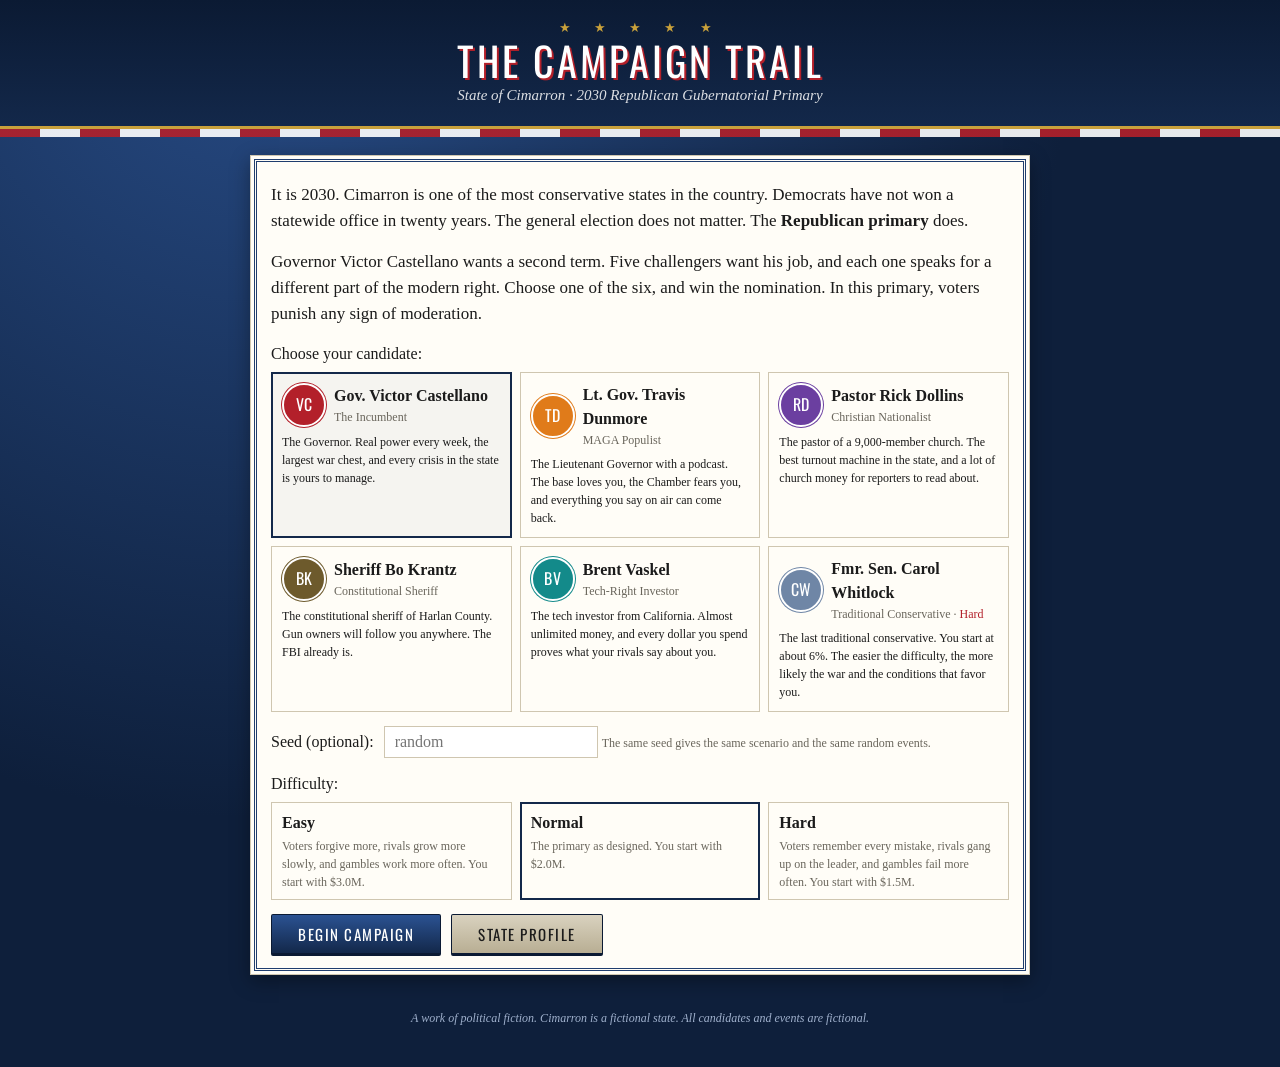
<file: index.html>
<!doctype html>
<html lang="en">
<head>
<meta charset="utf-8">
<meta name="viewport" content="width=device-width, initial-scale=1">
<title>The Campaign Trail: Cimarron 2030</title>
<link rel="preconnect" href="https://fonts.googleapis.com">
<link href="https://fonts.googleapis.com/css2?family=Old+Standard+TT:ital,wght@0,400;0,700;1,400&family=Oswald:wght@500;700&display=swap" rel="stylesheet">
<link rel="stylesheet" href="css/style.css">
</head>
<body>
  <div id="banner">
    <div class="stars">★ ★ ★ ★ ★</div>
    <div class="banner-title">The Campaign Trail</div>
    <div class="banner-sub">State of Cimarron · 2030 Republican Gubernatorial Primary</div>
    <div id="ticket"></div>
  </div>
  <div class="stripe"></div>
  <main id="app"></main>
  <footer>A work of political fiction. Cimarron is a fictional state. All candidates and events are fictional.</footer>
  <div id="modal" hidden><div class="modal-box"><button class="modal-x" aria-label="Close">×</button><div id="modal-body"></div></div></div>
  <!-- Content: the game's data and text -->
  <script src="js/content/data.js"></script>
  <script src="js/content/candidates.js"></script>
  <script src="js/content/questions.js"></script>
  <script src="js/content/debates.js"></script>
  <script src="js/content/debates2.js"></script>
  <script src="js/content/events.js"></script>
  <script src="js/content/campaigns.js"></script>
  <script src="js/content/advice.js"></script>
  <script src="js/content/voices.js"></script>
  <script src="js/content/epilogue.js"></script>
  <script src="js/content/runoff.js"></script>
  <script src="js/content/media.js"></script>
  <script src="js/content/reactions.js"></script>
  <!-- Engine: rules and state -->
  <script src="js/engine/config.js"></script>
  <script src="js/engine/state.js"></script>
  <script src="js/engine/model.js"></script>
  <script src="js/engine/campaign.js"></script>
  <script src="js/engine/decisions.js"></script>
  <script src="js/engine/trail.js"></script>
  <script src="js/engine/election.js"></script>
  <script src="js/engine/save.js"></script>
  <!-- Interface: rendering and input (app.js starts the game) -->
  <script src="js/ui/components.js"></script>
  <script src="js/ui/screens.js"></script>
  <script src="js/ui/endings.js"></script>
  <script src="js/ui/modals.js"></script>
  <script src="js/ui/app.js"></script>
</body>
</html>
</file>
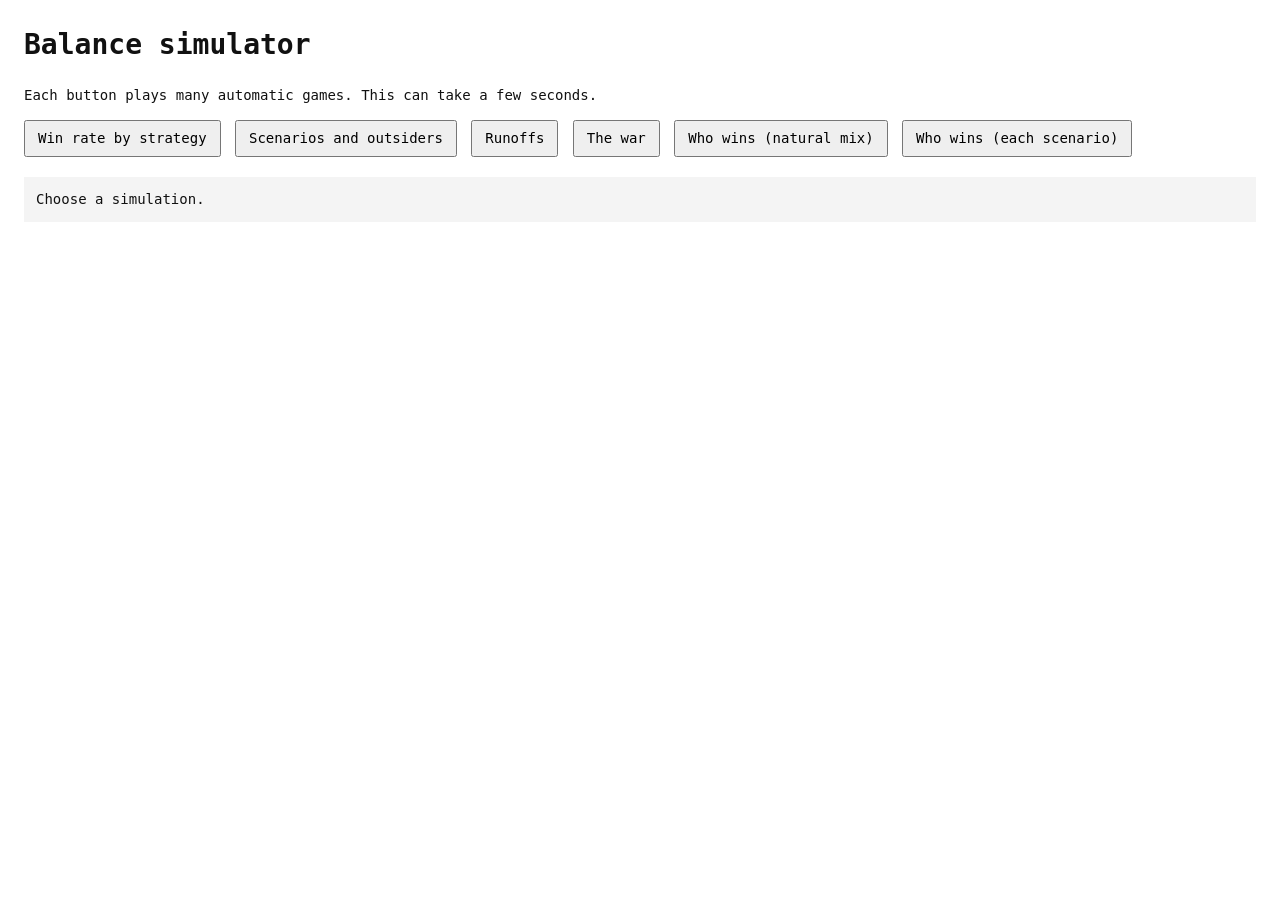
<file: dev/sim.html>
<!doctype html>
<html lang="en">
<head>
<meta charset="utf-8">
<meta name="viewport" content="width=device-width, initial-scale=1">
<title>Balance Simulator</title>
<style>
  body { font: 14px/1.5 ui-monospace, Menlo, monospace; margin: 24px; background: #fff; color: #111; }
  button { font: inherit; padding: 6px 12px; margin: 0 6px 6px 0; cursor: pointer; }
  pre { background: #f4f4f4; padding: 12px; white-space: pre-wrap; }
  #app, #ticket, #modal, #modal-body { display: none; }
</style>
</head>
<body>
<h1>Balance simulator</h1>
<p>Each button plays many automatic games. This can take a few seconds.</p>
<button data-run="simBalance">Win rate by strategy</button>
<button data-run="simScenarios">Scenarios and outsiders</button>
<button data-run="simRunoffs">Runoffs</button>
<button data-run="simWar">The war</button>
<button data-run="simWinners">Who wins (natural mix)</button>
<button data-run="simEveryScenario">Who wins (each scenario)</button>
<pre id="out">Choose a simulation.</pre>
<div id="app"></div><div id="ticket"></div><div id="modal" hidden><div id="modal-body"></div></div>
<!-- Content: the game's data and text -->
<script src="../js/content/data.js"></script>
<script src="../js/content/candidates.js"></script>
<script src="../js/content/questions.js"></script>
<script src="../js/content/debates.js"></script>
<script src="../js/content/debates2.js"></script>
<script src="../js/content/events.js"></script>
<script src="../js/content/campaigns.js"></script>
<script src="../js/content/advice.js"></script>
<script src="../js/content/voices.js"></script>
<script src="../js/content/epilogue.js"></script>
<script src="../js/content/runoff.js"></script>
<script src="../js/content/media.js"></script>
<script src="../js/content/reactions.js"></script>
<!-- Engine: rules and state -->
<script src="../js/engine/config.js"></script>
<script src="../js/engine/state.js"></script>
<script src="../js/engine/model.js"></script>
<script src="../js/engine/campaign.js"></script>
<script src="../js/engine/decisions.js"></script>
<script src="../js/engine/trail.js"></script>
<script src="../js/engine/election.js"></script>
<script src="../js/engine/save.js"></script>
<!-- Interface: rendering and input (app.js starts the game) -->
<script src="../js/ui/components.js"></script>
<script src="../js/ui/screens.js"></script>
<script src="../js/ui/endings.js"></script>
<script src="../js/ui/modals.js"></script>
<script src="../js/ui/app.js"></script>
<script src="sim.js"></script>
<script>
document.addEventListener('click', e => {
  const b = e.target.closest('[data-run]');
  if (!b) return;
  const out = document.getElementById('out');
  out.textContent = 'Running...';
  setTimeout(() => {
    const t = performance.now();
    const res = window[b.dataset.run]();
    out.textContent = JSON.stringify(res, null, 2) + `\n\n(${((performance.now() - t) / 1000).toFixed(1)} s)`;
  }, 20);
});
</script>
</body>
</html>
</file>
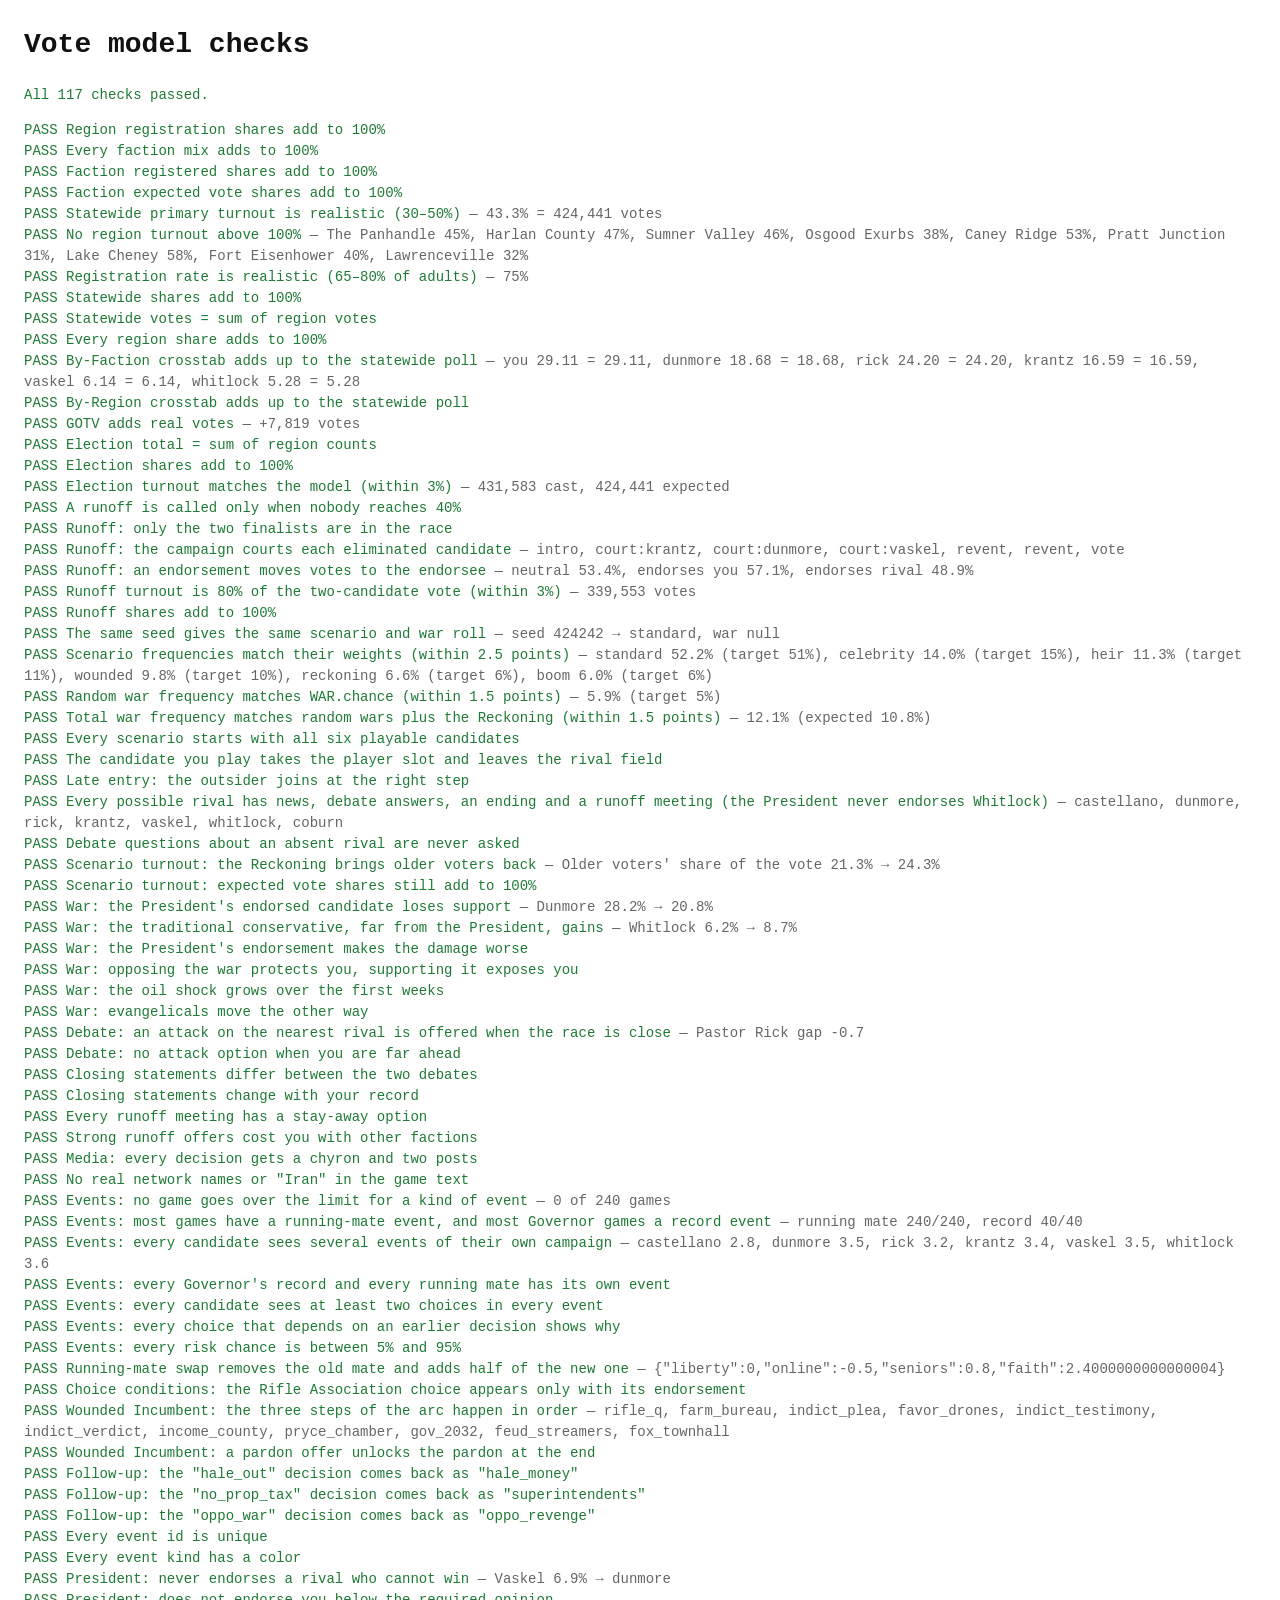
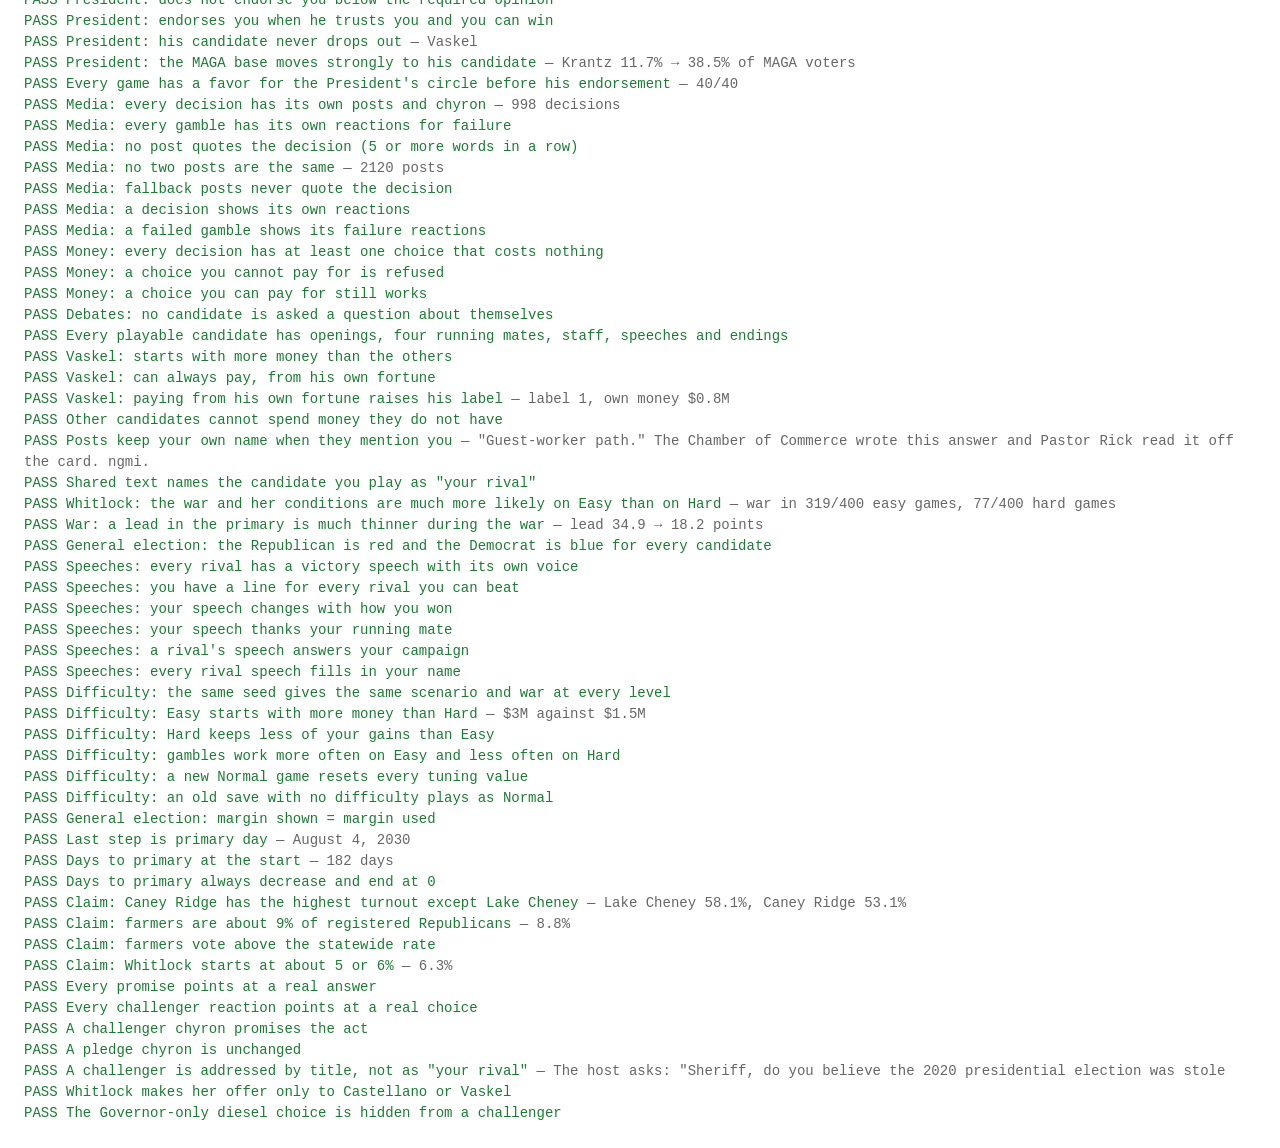
<file: dev/tests.html>
<!doctype html>
<html lang="en">
<head>
<meta charset="utf-8">
<meta name="viewport" content="width=device-width, initial-scale=1">
<title>Model Checks</title>
<style>
  body { font: 14px/1.5 ui-monospace, Menlo, monospace; margin: 24px; background: #fff; color: #111; }
  .pass { color: #1f7a36; } .fail { color: #b3202a; font-weight: bold; }
  #app, #ticket, #modal, #modal-body { display: none; }
</style>
</head>
<body>
<h1>Vote model checks</h1>
<p id="summary"></p>
<div id="out"></div>
<div id="app"></div><div id="ticket"></div><div id="modal" hidden><div id="modal-body"></div></div>
<!-- Content: the game's data and text -->
<script src="../js/content/data.js"></script>
<script src="../js/content/candidates.js"></script>
<script src="../js/content/questions.js"></script>
<script src="../js/content/debates.js"></script>
<script src="../js/content/debates2.js"></script>
<script src="../js/content/events.js"></script>
<script src="../js/content/campaigns.js"></script>
<script src="../js/content/advice.js"></script>
<script src="../js/content/voices.js"></script>
<script src="../js/content/epilogue.js"></script>
<script src="../js/content/runoff.js"></script>
<script src="../js/content/media.js"></script>
<script src="../js/content/reactions.js"></script>
<!-- Engine: rules and state -->
<script src="../js/engine/config.js"></script>
<script src="../js/engine/state.js"></script>
<script src="../js/engine/model.js"></script>
<script src="../js/engine/campaign.js"></script>
<script src="../js/engine/decisions.js"></script>
<script src="../js/engine/trail.js"></script>
<script src="../js/engine/election.js"></script>
<script src="../js/engine/save.js"></script>
<!-- Interface: rendering and input (app.js starts the game) -->
<script src="../js/ui/components.js"></script>
<script src="../js/ui/screens.js"></script>
<script src="../js/ui/endings.js"></script>
<script src="../js/ui/modals.js"></script>
<script src="../js/ui/app.js"></script>
<script>
// Keep the game from writing to storage or the page while the checks run.
save = () => {}; render = () => {};
const results = [];
const ok = (name, cond, detail = '') => results.push({ name, pass: !!cond, detail });
const near = (a, b, t = 1e-6) => Math.abs(a - b) < t;

// --- Input data ---
ok('Region registration shares add to 100%', REGIONS.reduce((a, r) => a + r.voters, 0) === 100);
ok('Every faction mix adds to 100%', REGIONS.every(r => near(sumVals(r.mix), 1)));
ok('Faction registered shares add to 100%', near(sumVals(registered), 100));
ok('Faction expected vote shares add to 100%', near(sumVals(expectedVote()), 100));
const turnout = TOTAL_WEIGHT() / REGISTERED_R;
ok('Statewide primary turnout is realistic (30–50%)', turnout > .3 && turnout < .5, `${(turnout * 100).toFixed(1)}% = ${Math.round(TOTAL_WEIGHT()).toLocaleString()} votes`);
ok('No region turnout above 100%', REGIONS.every(r => regionTurnout(r) < 1), REGIONS.map(r => `${r.name} ${(regionTurnout(r) * 100).toFixed(0)}%`).join(', '));
const regTotal = STATE_PROFILE.registeredR + STATE_PROFILE.registeredD + STATE_PROFILE.unaffiliated;
ok('Registration rate is realistic (65–80% of adults)', regTotal / STATE_PROFILE.adults > .65 && regTotal / STATE_PROFILE.adults < .8, `${(regTotal / STATE_PROFILE.adults * 100).toFixed(0)}%`);

const standardGame = seed => { newState('castellano', seed); for (const id in S.delta) S.delta[id] = {}; S.flags = {}; S.endorsements = Object.fromEntries(Object.entries(ENDORSERS).map(([k, v]) => [k, v.holder])); applyScenario(S, SCENARIOS[0]); S.warPlanned = null; return S; };
// --- A campaign in progress, with regional bonuses, GOTV and endorsements ---
standardGame(11);
S.bonus.you.fort = 10; S.bonus.dunmore.osgood = 8; S.gotv.bible = .1; S.gotv.fort = .2; S.delta.rick.faith = 6; S.endorsements.rifle = 'you';
const sv = stateVotes(S), st = stateShares(S), C = active(S);
ok('Statewide shares add to 100%', near(sumVals(st), 100));
ok('Statewide votes = sum of region votes', C.every(c => near(sv[c], REGIONS.reduce((a, r) => a + regionVotes(S, r.id)[c], 0))));
ok('Every region share adds to 100%', REGIONS.every(r => near(sumVals(regionShares(S, r.id)), 100)));
const fVotes = Object.fromEntries(FKEYS.map(f => [f, REGIONS.reduce((a, r) => {
  if (!r.mix[f]) return a;
  const sm = softmax(S, f, r.id, C);
  return a + factionVotes(r, f) * C.reduce((b, c, i) => b + sm[i] * gotvMult(S, c, r.id), 0);
}, 0)]));
const viaF = Object.fromEntries(C.map(c => [c, FKEYS.reduce((a, f) => a + fVotes[f] * factionShares(S, f)[c] / 100, 0) / sumVals(sv) * 100]));
ok('By-Faction crosstab adds up to the statewide poll', C.every(c => near(viaF[c], st[c])), C.map(c => `${c} ${st[c].toFixed(2)} = ${viaF[c].toFixed(2)}`).join(', '));
const viaR = Object.fromEntries(C.map(c => [c, REGIONS.reduce((a, r) => a + regionShares(S, r.id)[c] / 100 * sumVals(regionVotes(S, r.id)), 0) / sumVals(sv) * 100]));
ok('By-Region crosstab adds up to the statewide poll', C.every(c => near(viaR[c], st[c])));
const noG = JSON.parse(JSON.stringify(S)); noG.gotv = {};
const extra = sumVals(sv) - sumVals(stateVotes(noG));
ok('GOTV adds real votes', extra > 0, `+${Math.round(extra).toLocaleString()} votes`);

// --- Election night ---
S.screen = 'campaign'; S.step = SCHEDULE.length - 1;
runElection();
const e = S.election;
ok('Election total = sum of region counts', Object.keys(e.totalVotes).every(c => e.totalVotes[c] === REGIONS.reduce((a, r) => a + e.votes[r.id][c], 0)));
ok('Election shares add to 100%', near(sumVals(e.total), 100));
ok('Election turnout matches the model (within 3%)', Math.abs(e.cast / TOTAL_WEIGHT() - 1) < .03, `${e.cast.toLocaleString()} cast, ${Math.round(TOTAL_WEIGHT()).toLocaleString()} expected`);
ok('A runoff is called only when nobody reaches 40%', !!e.needsRunoff === (sorted(e.total)[0][1] < RUNOFF_LINE));

// --- Runoff campaign ---
{
  standardGame(777); S.screen = 'campaign'; S.step = SCHEDULE.length - 1;
  S.election = countVotes(S, active(S));
  const two = ['you', sorted(S.election.total).map(x => x[0]).find(id => id !== 'you')];
  S.election.needsRunoff = two;
  startRunoff();
  const R = S.runoff;
  ok('Runoff: only the two finalists are in the race', active(S).length === 2 && active(S).includes('you') && active(S).includes(R.rival));
  ok('Runoff: the campaign courts each eliminated candidate', R.queue.filter(q => q.startsWith('court:')).length === Math.min(3, S.field.length - 2), R.queue.join(', '));
  const before = stateShares(S).you;
  R.endorse[R.eliminated[0]] = 'you';
  const withYou = stateShares(S).you;
  R.endorse[R.eliminated[0]] = R.rival;
  const withRival = stateShares(S).you;
  ok('Runoff: an endorsement moves votes to the endorsee', withYou > before && withRival < before, `neutral ${before.toFixed(1)}%, endorses you ${withYou.toFixed(1)}%, endorses rival ${withRival.toFixed(1)}%`);
  R.endorse = {};
  const model = sumVals(stateVotes(S, R.two));
  const rr = countVotes(S, R.two, RUNOFF_TURNOUT);
  ok('Runoff turnout is 80% of the two-candidate vote (within 3%)', Math.abs(rr.cast / model / RUNOFF_TURNOUT - 1) < .03, `${rr.cast.toLocaleString()} votes`);
  ok('Runoff shares add to 100%', near(sumVals(rr.total), 100));
}

// --- Seeds and scenarios ---
{
  const a = newState('castellano', 424242), b = { scenario: a.scenario, war: a.warPlanned };
  const c = newState('castellano', 424242);
  ok('The same seed gives the same scenario and war roll', c.scenario === b.scenario && c.warPlanned === b.war, `seed 424242 → ${b.scenario}, war ${b.war}`);
  const counts = {}; let wars = 0, randomWars = 0, randomGames = 0; const N = 4000;
  for (let i = 1; i <= N; i++) {
    const x = newState('castellano', i * 7919); counts[x.scenario] = (counts[x.scenario] || 0) + 1;
    if (x.warPlanned != null) wars++;
    if (scenarioOf(x).warAt == null) { randomGames++; if (x.warPlanned != null) randomWars++; }
  }
  const total = SCENARIOS.reduce((t, x) => t + x.weight, 0);
  ok('Scenario frequencies match their weights (within 2.5 points)', SCENARIOS.every(x => Math.abs((counts[x.id] || 0) / N * 100 - x.weight / total * 100) < 2.5),
    SCENARIOS.map(x => `${x.id} ${((counts[x.id] || 0) / N * 100).toFixed(1)}% (target ${(x.weight / total * 100).toFixed(0)}%)`).join(', '));
  ok('Random war frequency matches WAR.chance (within 1.5 points)', Math.abs(randomWars / randomGames - WAR.chance) < .015, `${(randomWars / randomGames * 100).toFixed(1)}% (target ${WAR.chance * 100}%)`);
  const certain = SCENARIOS.filter(x => x.warAt != null).reduce((t, x) => t + x.weight, 0) / total;
  const expectWar = WAR.chance + certain * (1 - WAR.chance);
  ok('Total war frequency matches random wars plus the Reckoning (within 1.5 points)', Math.abs(wars / N - expectWar) < .015, `${(wars / N * 100).toFixed(1)}% (expected ${(expectWar * 100).toFixed(1)}%)`);
  ok('Every scenario starts with all six playable candidates', SCENARIOS.every(x => x.field.length === 6 && PLAYABLE.every(p => x.field.includes(p))));
  newState('rick', 77); ok('The candidate you play takes the player slot and leaves the rival field', S.field.includes('you') && !S.field.includes('rick') && S.field.includes('castellano') && S.endorsements.pastors === 'you');
  const cel = SCENARIOS.find(x => x.id === 'celebrity'); newState('castellano', 1); for (const id in S.delta) S.delta[id] = {}; applyScenario(S, cel); S.step = cel.enter.coburn;
  lateEntries(S);
  ok('Late entry: the outsider joins at the right step', active(S).includes('coburn') && active(S).length === 7);
  const allRivals = [...new Set(SCENARIOS.flatMap(x => [...x.field, ...Object.keys(x.enter || {})]))].filter(id => id !== 'you');
  ok('Every possible rival has news, debate answers, an ending and a runoff meeting (the President never endorses Whitlock)', allRivals.every(id => NEWS[id] && RIVAL_OUTCOMES[id] && COURT[id] && (ENDORSE_TEXT[id] || id === 'whitlock') && DEBATE_QUESTIONS.every(q => q.rivals[id])), allRivals.join(', '));
  newState('castellano', 5); S.field = ['you', 'dunmore', 'rick', 'krantz', 'whitlock'];
  ok('Debate questions about an absent rival are never asked', DEBATE_QUESTIONS.filter(q => q.needs.every(id => active(S).includes(id))).every(q => !q.needs.includes('vaskel')));
}

// --- Scenario turnout ---
{
  standardGame(3); const base = expectedVote().online;
  const baseSeniors = expectedVote().seniors;
  for (const id in S.delta) S.delta[id] = {}; applyScenario(S, SCENARIOS.find(x => x.id === 'reckoning'));
  const surge = expectedVote().seniors;
  ok('Scenario turnout: the Reckoning brings older voters back', surge > baseSeniors + 1, `Older voters' share of the vote ${baseSeniors.toFixed(1)}% → ${surge.toFixed(1)}%`);
  ok('Scenario turnout: expected vote shares still add to 100%', near(sumVals(expectedVote()), 100));
  S = null;
}

// --- The war ---
{
  standardGame(99); S.step = 12; S.endorsed = 'dunmore';
  const pre = stateShares(S);
  S.war = { start: 8 };
  const post = stateShares(S);
  ok('War: the President\'s endorsed candidate loses support', post.dunmore < pre.dunmore, `Dunmore ${pre.dunmore.toFixed(1)}% → ${post.dunmore.toFixed(1)}%`);
  ok('War: the traditional conservative, far from the President, gains', post.whitlock > pre.whitlock, `Whitlock ${pre.whitlock.toFixed(1)}% → ${post.whitlock.toFixed(1)}%`);
  ok('War: the President\'s endorsement makes the damage worse', warLoyalty(S, 'dunmore') > warLoyalty(S, 'krantz') + .4);
  S.flags.war_dove = 1; const dove = warLoyalty(S, 'you'); delete S.flags.war_dove; S.flags.war_hawk = 1; const hawk = warLoyalty(S, 'you');
  ok('War: opposing the war protects you, supporting it exposes you', dove < WAR.pivot && hawk > dove);
  S.war = { start: 12 }; const ramp1 = warPenalty(S, 'dunmore', 'online'); S.war = { start: 8 }; const ramp4 = warPenalty(S, 'dunmore', 'online');
  ok('War: the oil shock grows over the first weeks', ramp4 > ramp1 && ramp1 > 0);
  ok('War: evangelicals move the other way', warPenalty(S, 'dunmore', 'faith') < 0);
}

// --- Debates, runoff meetings, media ---
{
  standardGame(41); S.record = 'income'; S.screen = 'campaign';
  const q = DEBATE_QUESTIONS.find(x => x.id === 'd_prove'), closing = DEBATE_QUESTIONS.find(x => x.id === 'd_closing');
  const n = nearestRival(S);
  S.delta.you = {}; addAll(S, n.id, 0);
  const near = nearestRival(S), opts = buildDebateOptions(S, q, 1);
  ok('Debate: an attack on the nearest rival is offered when the race is close', Math.abs(near.gap) <= CLOSE_RACE ? opts.some(o => o.attackOpt && o.fx.opp[near.id] < 0) : !opts.some(o => o.attackOpt), `${CAND[near.id].short} gap ${near.gap.toFixed(1)}`);
  addAll(S, 'you', 40);
  ok('Debate: no attack option when you are far ahead', !buildDebateOptions(S, q, 1).some(o => o.attackOpt));
  S.delta.you = {};
  const c1 = buildDebateOptions(S, closing, 1).map(o => o.text), c2 = buildDebateOptions(S, closing, 2).map(o => o.text);
  S.record = 'heartland'; const c3 = buildDebateOptions(S, closing, 1).map(o => o.text);
  ok('Closing statements differ between the two debates', c1.join() !== c2.join());
  ok('Closing statements change with your record', c1[0] !== c3[0]);
  ok('Every runoff meeting has a stay-away option', Object.values(COURT).every(C => C.choices.some(ch => ch.stayAway)));
  ok('Strong runoff offers cost you with other factions', Object.values(COURT).every(C => C.choices.some(ch => FKEYS.some(f => (ch.fx[f] || 0) <= -2))));
  const r = buildReactions(S, 'donor_wife:0', { chamber: 4, online: -6 }, 'test');
  ok('Media: every decision gets a chyron and two posts', r.chyron.text && r.boomer && r.groyper && OUTLETS[r.chyron.outlet]);
  const content = JSON.stringify([QUESTIONS, EVENTS, DEBATE_QUESTIONS, COURT, RUNOFF_EVENTS, SCENARIOS, WAR_NEWS, NEWS, EPILOGUE, RIVAL_OUTCOMES, BOOMER_POSTS, GROYPER_POSTS, REACTIONS, TEXT], (k, v) => typeof v === 'function' ? v.toString() : v);
  ok('No real network names or "Iran" in the game text', !/Iran|Fox News|Newsmax/.test(content));
  S = null;
}

// --- Events: kinds, weights, choice conditions, running-mate swaps ---
{
  let over = 0; const seen = { record: 0, mate: 0, own: {} };
  for (let g = 0; g < 240; g++) {
    const p = PLAYABLE[g % PLAYABLE.length];
    standardGame(60000 + g); S.player = p; applyPlayer(S); S.record = pick(OPENINGS[p]).id; S.mate = pick(MATES[p]).id;
    for (let st = 0; st < SCHEDULE.length; st++) if (SCHEDULE[st] === 'event') {
      S.step = st; const e = pickEvent(S); if (e) S.seenEvents.push(e.id);
    }
    const count = {}, evs = S.seenEvents.map(id => EVENTS.find(x => x.id === id));
    for (const e of evs) if (!e.priority) count[e.kind] = (count[e.kind] || 0) + 1;
    if (Object.entries(KIND_LIMITS).some(([k, n]) => (count[k] || 0) > n)) over++;
    if (p === 'castellano' && evs.some(e => e.kind === 'Record')) seen.record++;
    if (evs.some(e => e.kind === 'Running Mate')) seen.mate++;
    seen.own[p] = (seen.own[p] || 0) + evs.filter(e => e.weight === OWN && !/notGov|vsGov|isGov/.test(e.cond.toString())).length;
  }
  ok('Events: no game goes over the limit for a kind of event', over === 0, `${over} of 240 games`);
  ok('Events: most games have a running-mate event, and most Governor games a record event', seen.mate > 200 && seen.record > 30, `running mate ${seen.mate}/240, record ${seen.record}/40`);
  ok('Events: every candidate sees several events of their own campaign', PLAYABLE.every(p => seen.own[p] / 40 >= 2.5), PLAYABLE.map(p => `${p} ${(seen.own[p] / 40).toFixed(1)}`).join(', '));
  const noMateEvent = RUNNING_MATES.filter(m => !EVENTS.some(e => e.kind === 'Running Mate' && (standardGame(1), S.player = m.for, S.mate = m.id, e.cond(S))));
  ok('Events: every Governor\'s record and every running mate has its own event', OPENINGS.castellano.every(r => EVENTS.some(e => e.kind === 'Record' && (standardGame(1), S.record = r.id, e.cond(S))))
    && noMateEvent.length === 0, noMateEvent.map(m => m.id).join(', '));
  const asPlayer = p => { standardGame(1); S.player = p; applyPlayer(S); S.mate = MATES[p][0].id; S.record = OPENINGS[p][0].id; S.flags = {}; return S; };
  const thin = [];
  for (const p of PLAYABLE) { asPlayer(p); for (const e of [...EVENTS, ...RUNOFF_EVENTS]) if (shownChoices(S, e.choices).length < 2) thin.push(`${p}:${e.id}`); }
  ok('Events: every candidate sees at least two choices in every event', thin.length === 0, thin.slice(0, 10).join(', '));
  ok('Events: every choice that depends on an earlier decision shows why', [...EVENTS, ...RUNOFF_EVENTS].every(e => e.choices.every(ch => !ch.cond || ch.unlock || /isGov|notGov|vsGov|player|inRace|oppo_dunmore_used|c\(s\) && old\(s\)/.test(ch.cond.toString()))));
  let badP = [];
  for (const r of RECORDS) for (const m of RUNNING_MATES) for (const pres of [0, 50, 100]) {
    standardGame(2); S.record = r.id; S.mate = m.id; S.pres = pres; S.money = pres / 20;
    for (const e of EVENTS) for (const ch of e.choices) if (ch.risk) { const p = riskP(S, ch.risk); if (!(p >= .05 && p <= .95)) badP.push(e.id); }
  }
  ok('Events: every risk chance is between 5% and 95%', badP.length === 0, [...new Set(badP)].join(', '));
  standardGame(3); S.step = 12;
  applyFx(S, RUNNING_MATES.find(m => m.id === 'voss').fx); S.mate = 'voss';
  applyFx(S, { mate: 'ellender' });
  const want = { faith: 3 * TUNE.posMult, seniors: 1 * TUNE.posMult, online: -.5 };
  ok('Running-mate swap removes the old mate and adds half of the new one', S.mate === 'ellender' && S.formerMate === 'voss' && S.flags.mate_swap
    && FKEYS.every(f => near(S.delta.you[f] || 0, want[f] || 0)), JSON.stringify(S.delta.you));
  standardGame(4); S.step = 8; S.record = 'rifle'; S.mate = 'brannigan'; S.endorsements.rifle = 'you';
  const roadrage = EVENTS.find(e => e.id === 'rifle_roadrage');
  ok('Choice conditions: the Rifle Association choice appears only with its endorsement', shownChoices(S, roadrage.choices).includes(4) && (S.endorsements.rifle = 'krantz', !shownChoices(S, roadrage.choices).includes(4)));
  S = null;
}

// --- Story arcs and follow-ups: play every event step with a fixed choice ---
{
  const playEvents = (setup, choose = () => 0) => {
    standardGame(77); S.record = 'income'; S.mate = 'pryce'; setup(S); S.screen = 'campaign';
    for (let st = 0; st < SCHEDULE.length - 1; st++) {
      S.step = st;
      if (SCHEDULE[st] !== 'event') continue;
      const e = pickEvent(S); if (!e) continue;
      S.seenEvents.push(e.id);
      S.cur = { type: 'event', eid: e.id, sel: null, answered: null, breaking: [], shown: shownChoices(S, e.choices) };
      S.cur.sel = S.cur.shown[Math.min(choose(e), S.cur.shown.length - 1)];
      answer();
    }
    return S;
  };
  const w = playEvents(s => { s.flags.indicted = 1; s.scenario = 'wounded'; });
  ok('Wounded Incumbent: the three steps of the arc happen in order', ['indict_plea', 'indict_testimony', 'indict_verdict'].every((id, i, a) => w.seenEvents.indexOf(id) > (i ? w.seenEvents.indexOf(a[i - 1]) : -1)), w.seenEvents.join(', '));
  const p = playEvents(s => { s.flags.indicted = 1; }, e => e.id === 'indict_plea' ? 1 : e.id === 'indict_verdict' ? 3 : 0);
  ok('Wounded Incumbent: a pardon offer unlocks the pardon at the end', !!p.flags.tolliver_pardoned && consequences(p).some(t => t.includes('pardoned Mark Tolliver')));
  for (const [flag, id] of [['hale_out', 'hale_money'], ['no_prop_tax', 'superintendents'], ['oppo_war', 'oppo_revenge']]) {
    const g = playEvents(s => { s.flags[flag] = 1; });
    ok(`Follow-up: the "${flag}" decision comes back as "${id}"`, g.seenEvents.includes(id));
  }
  const allIds = [...EVENTS, ...RUNOFF_EVENTS].map(e => e.id);
  ok('Every event id is unique', new Set(allIds).size === allIds.length);
  ok('Every event kind has a color', EVENTS.every(e => EVENT_KINDS[e.kind]));
  S = null;
}

// --- The President's endorsement ---
{
  standardGame(21); S.step = SCHEDULE.indexOf('endorse');
  const sh = stateShares(S);
  const weak = sorted(sh).map(e => e[0]).filter(id => id !== 'you' && id !== 'whitlock').pop();
  S.presOverride[weak] = 100;
  const pick1 = presidentsChoice(S);
  ok('President: never endorses a rival who cannot win', sh[weak] >= PRES_ENDORSE.viable || pick1 !== weak, `${CAND[weak].short} ${sh[weak].toFixed(1)}% → ${pick1}`);
  S.pres = PRES_ENDORSE.youNeed - 1; addAll(S, 'you', 30);
  ok('President: does not endorse you below the required opinion', presidentsChoice(S) !== 'you');
  S.pres = 100; for (const id in S.presOverride) S.presOverride[id] = 0;
  ok('President: endorses you when he trusts you and you can win', presidentsChoice(S) === 'you');
  standardGame(22); S.step = 20; S.endorsed = sorted(stateShares(S)).map(e => e[0]).filter(id => id !== 'you' && id !== 'whitlock').pop();
  addAll(S, S.endorsed, -60);
  checkDropouts(S);
  ok('President: his candidate never drops out', !S.dropped.includes(S.endorsed), CAND[S.endorsed].short);
  standardGame(23); S.step = 20;
  const without = factionShares(S, 'maga').krantz; S.endorsed = 'krantz'; const before = factionShares(S, 'maga').krantz;
  ok('President: the MAGA base moves strongly to his candidate', before > without * 2, `Krantz ${without.toFixed(1)}% → ${before.toFixed(1)}% of MAGA voters`);
  const favorSteps = [];
  for (let seed = 1; seed <= 40; seed++) {
    standardGame(seed); S.seed = seed;
    for (let st = 0; st < SCHEDULE.length; st++) if (SCHEDULE[st] === 'event') { S.step = st; const e = pickEvent(S); if (e) { S.seenEvents.push(e.id); if (FAVORS.includes(e.id)) favorSteps.push(st); } }
  }
  ok('Every game has a favor for the President\'s circle before his endorsement', favorSteps.length === 40 && favorSteps.every(st => st < SCHEDULE.indexOf('endorse')), `${favorSteps.length}/40`);
  S = null;
}

// --- Media reactions and money ---
{
  const keys = [];
  for (const q of QUESTIONS) q.answers.forEach((a, i) => keys.push([`${q.id}:${i}`, a]));
  for (const e of [...EVENTS, ...RUNOFF_EVENTS]) e.choices.forEach((c, i) => keys.push([`${e.id}:${i}`, c]));
  for (const [id, C] of Object.entries(COURT)) C.choices.forEach((c, i) => keys.push([`court_${id}:${i}`, c]));
  for (const q of DEBATE_QUESTIONS) if (q.id !== 'd_closing') q.answers.forEach((a, i) => keys.push([`${q.id}:${i}`, a]));
  for (const [id, L] of Object.entries(ATTACK_LINES)) L.forEach((t, i) => keys.push([`attack:${id}:${i}`, { text: t }]));
  for (const r of RECORDS) keys.push([`close:record:${r.id}`, { text: RECORD_CLOSE[r.id] }]);
  for (const k of ['leading', 'behind', 'moderate', ...FKEYS]) keys.push([`close:${k}`, {}]);
  const missing = keys.filter(([k]) => !REACTIONS[k] || REACTIONS[k].length < 3).map(([k]) => k);
  ok('Media: every decision has its own posts and chyron', missing.length === 0, missing.length ? missing.slice(0, 8).join(', ') : `${keys.length} decisions`);
  const noFail = keys.filter(([k, c]) => c.risk && REACTIONS[k]?.length < 6).map(([k]) => k);
  ok('Media: every gamble has its own reactions for failure', noFail.length === 0, noFail.join(', '));
  // Text written as a function is checked for every candidate who can see it.
  const allText = t => typeof t !== 'function' ? t : PLAYABLE.map(p => { try { standardGame(1); S.player = p; applyPlayer(S); S.mate = MATES[p][0].id; return t(S); } catch (e) { return ''; } }).join(' ');
  const words = t => (allText(t) || '').toLowerCase().replace(/[^a-z0-9 ]/g, ' ').split(/\s+/).filter(Boolean);
  const quoting = [];
  for (const [k, c] of keys) {
    const r = REACTIONS[k]; if (!r || !c.text) continue;
    const cw = words(c.text), grams = new Set();
    for (let i = 0; i + 5 <= cw.length; i++) grams.add(cw.slice(i, i + 5).join(' '));
    r.forEach((t, j) => { if (j % 3 === 2) return; const tw = words(t); for (let i = 0; i + 5 <= tw.length; i++) if (grams.has(tw.slice(i, i + 5).join(' '))) { quoting.push(k); break; } });
  }
  ok('Media: no post quotes the decision (5 or more words in a row)', quoting.length === 0, quoting.join(', '));
  const posts = Object.values(REACTIONS).flatMap(r => r.filter((_, j) => j % 3 !== 2)).filter(t => !t.startsWith('[This post'));
  ok('Media: no two posts are the same', new Set(posts).size === posts.length, `${posts.length} posts`);
  ok('Media: fallback posts never quote the decision', ![...Object.values(BOOMER_POSTS), ...Object.values(GROYPER_POSTS)].flat().some(t => t.includes('{quote}')));
  standardGame(31); S.screen = 'campaign';
  const r1 = buildReactions(S, 'deport:0', QUESTIONS[0].answers[0].fx, QUESTIONS[0].answers[0].text);
  ok('Media: a decision shows its own reactions', r1.boomer.startsWith('NATIONAL GUARD') && r1.chyron.outlet === 'max' && !r1.chyron.text.includes('{'));
  const rl = buildReactions(S, 'tornado:3', {}, '', 'lose');
  ok('Media: a failed gamble shows its failure reactions', rl.chyron.text.includes('UNGRATEFUL'));
  // Money
  const lists = [...QUESTIONS.map(q => q.answers), ...EVENTS.map(e => e.choices.filter(c => !c.cond)), ...RUNOFF_EVENTS.map(e => e.choices), ...Object.values(COURT).map(C => C.choices)];
  ok('Money: every decision has at least one choice that costs nothing', lists.every(l => l.some(c => !costOf(c))));
  S.money = .5;
  const ev = EVENTS.find(e => e.id === 'vaskel_ads');
  S.cur = { type: 'event', eid: ev.id, sel: 0, answered: null, breaking: [], shown: shownChoices(S, ev.choices) };
  const before = { money: S.money, lib: S.delta.you.liberty || 0 };
  answer();
  ok('Money: a choice you cannot pay for is refused', S.cur.answered == null && S.money === before.money && (S.delta.you.liberty || 0) === before.lib);
  S.cur.sel = 1; answer();
  ok('Money: a choice you can pay for still works', S.cur.answered === 1 && near(S.money, 0));
  S = null;
}

// --- Playing any candidate ---
{
  const named = [];
  for (const p of PLAYABLE) {
    newState(p, 5); const short = CAND[p].short;
    for (const q of DEBATE_QUESTIONS) if (q.id !== 'd_closing' && q.needs.every(id => active(S).includes(id)) && (!q.cond || q.cond(S)) && textOf(S, q.text).includes(short)) named.push(`${p}:${q.id}`);
  }
  ok('Debates: no candidate is asked a question about themselves', named.length === 0, named.join(', '));
  const bad = [];
  for (const p of PLAYABLE) { newState(p, 6); if (!OPENINGS[p]?.length || MATES[p]?.length !== 4 || !STAFF_TEAMS[p] || !PLAYER_INFO[p] || !RIVAL_OUTCOMES[p] || !RIVAL_SPEECH[p] || !ENDORSE_TEXT[p]) bad.push(p);
    if (!OPENINGS[p].every(r => RECORD_CLOSE[r.id] && SPEECH.record[r.id])) bad.push(p + ' openings'); if (!MATES[p].every(m => YOUR_SPEECH.mate[m.id])) bad.push(p + ' mates'); }
  ok('Every playable candidate has openings, four running mates, staff, speeches and endings', bad.length === 0, bad.join(', '));
  newState('dunmore', 7);
  newState('vaskel', 9); S.money = .2; const beforeLabel = S.label;
  const ad = EVENTS.find(e => e.id === 'check_ads').choices[0];
  ok('Vaskel: starts with more money than the others', newState('vaskel', 9).money > newState('dunmore', 9).money);
  S = newState('vaskel', 9); S.money = .2;
  ok('Vaskel: can always pay, from his own fortune', canAfford(S, ad));
  applyFx(S, { money: -1 });
  ok('Vaskel: paying from his own fortune raises his label', S.money === 0 && S.label === beforeLabel + 1 && near(S.selfFunded, .8), `label ${S.label}, own money $${S.selfFunded}M`);
  S = newState('dunmore', 9); S.money = .2;
  ok('Other candidates cannot spend money they do not have', !canAfford(S, ad));
  newState('rick', 7); const own = buildReactions(S, 'deport:2', {}, '');
  ok('Posts keep your own name when they mention you', own.groyper.includes('Pastor Rick') && !own.groyper.includes('your rival'), own.groyper);
  newState('dunmore', 7);
  ok('Shared text names the candidate you play as "your rival"', rivalize(S, 'Dunmore will call it amnesty.') === 'Your rival will call it amnesty.' && rivalize(S, 'Krantz agrees.') === 'Krantz agrees.');
  const w = { easy: 0, hard: 0 };
  for (const d of ['easy', 'hard']) for (let i = 1; i <= 400; i++) { const x = newState('whitlock', i * 131, d); if (x.warPlanned != null) w[d]++; }
  ok('Whitlock: the war and her conditions are much more likely on Easy than on Hard', w.easy > w.hard * 3, `war in ${w.easy}/400 easy games, ${w.hard}/400 hard games`);
  S = null;
}

// --- The war tightens the race; the general election is red against blue ---
{
  standardGame(88); S.step = 16; addAll(S, 'you', 12);   // a real lead, as in a campaign
  const calm = stateShares(S); S.war = { start: 10 }; const war = stateShares(S);
  const lead = sh => sh.you - sorted(sh).find(e => e[0] !== 'you')[1];
  ok('War: a lead in the primary is much thinner during the war', lead(war) < lead(calm) * .75, `lead ${lead(calm).toFixed(1)} → ${lead(war).toFixed(1)} points`);
  S.player = 'rick'; applyPlayer(S); S.election = countVotes(S, active(S)); S.finalWinner = 'you';
  const html = generalLine(S, 'you', 20);
  ok('General election: the Republican is red and the Democrat is blue for every candidate', html.includes('background:#b3202a') && html.includes('background:#2c5aa0'));
  S = null;
}

// --- Victory speeches ---
{
  const rivals = [...new Set(SCENARIOS.flatMap(x => [...x.field, ...Object.keys(x.enter || {})]))].filter(id => id !== 'you');
  ok('Speeches: every rival has a victory speech with its own voice', rivals.every(id => RIVAL_SPEECH[id] && RIVAL_SPEECH[id].open.default && RIVAL_SPEECH[id].close));
  ok('Speeches: you have a line for every rival you can beat', rivals.every(id => YOUR_SPEECH.rival[id]));
  const game = (setup) => {
    standardGame(51); S.record = 'income'; S.mate = 'voss';
    S.election = countVotes(S, active(S)); S.finalWinner = 'you'; setup(S); return S;
  };
  const plain = yourSpeech(game(() => {})).join(' ');
  const runoff = yourSpeech(game(s => { s.runoffResult = { total: { you: 52, dunmore: 48 } }; })).join(' ');
  const war = yourSpeech(game(s => { s.war = { start: 10 }; s.flags.war_dove = 11; })).join(' ');
  ok('Speeches: your speech changes with how you won', plain !== runoff && runoff.includes('runoff') && war.includes('war'));
  ok('Speeches: your speech thanks your running mate', plain.includes('Declan Voss'));
  const dun = w => { standardGame(52); S.election = countVotes(S, active(S)); S.finalWinner = w; return rivalSpeech(S, w).join(' '); };
  const clean = dun('dunmore');
  S.flags.tape2 = 3; const dirty = rivalSpeech(S, 'dunmore').join(' ');
  ok('Speeches: a rival\'s speech answers your campaign', clean !== dirty && dirty.includes('tapes') && !dirty.includes('{gov}'));
  ok('Speeches: every rival speech fills in your name', rivals.every(id => { standardGame(53); S.election = countVotes(S, active(S)); S.finalWinner = id; return rivalSpeech(S, id).every(p => !p.includes('{')); }));
  S = null;
}

// --- Difficulty ---
{
  const e = newState('castellano', 5150, 'easy'), eSc = e.scenario, eWar = e.warPlanned, eMoney = e.money, ePos = TUNE.posMult;
  const h = newState('castellano', 5150, 'hard');
  ok('Difficulty: the same seed gives the same scenario and war at every level', h.scenario === eSc && h.warPlanned === eWar);
  ok('Difficulty: Easy starts with more money than Hard', eMoney > h.money, `$${eMoney}M against $${h.money}M`);
  ok('Difficulty: Hard keeps less of your gains than Easy', TUNE.posMult < ePos);
  const risk = { p: .5 };
  ok('Difficulty: gambles work more often on Easy and less often on Hard', riskP({ difficulty: 'easy' }, risk) > riskP({ difficulty: 'normal' }, risk) && riskP({ difficulty: 'normal' }, risk) > riskP(h, risk));
  newState('castellano', 5150);
  ok('Difficulty: a new Normal game resets every tuning value', Object.keys(TUNE_NORMAL).every(k => TUNE[k] === TUNE_NORMAL[k]) && S.difficulty === 'normal');
  ok('Difficulty: an old save with no difficulty plays as Normal', difficultyOf({}) === DIFFICULTY.normal);
  S = null;
}

// --- General election bar ---
{ const margin = 20, r = 50 + margin / 2 - .7, d = 100 - r - 1.4; ok('General election: margin shown = margin used', near(r - d, margin)); }

// --- Calendar ---
ok('Last step is primary day', dateOf(SCHEDULE.length - 1) === 'August 4, 2030', dateOf(SCHEDULE.length - 1));
ok('Days to primary at the start', daysToPrimary(0) === 182, `${daysToPrimary(0)} days`);
ok('Days to primary always decrease and end at 0', SCHEDULE.every((_, i) => i === 0 || daysToPrimary(i) < daysToPrimary(i - 1)) && daysToPrimary(SCHEDULE.length - 1) === 0);

// --- Text claims ---
const byTurnout = REGIONS.slice().sort((a, b) => regionTurnout(b) - regionTurnout(a));
ok('Claim: Caney Ridge has the highest turnout except Lake Cheney', byTurnout[0].id === 'cheney' && byTurnout[1].id === 'bible', byTurnout.slice(0, 2).map(r => `${r.name} ${(regionTurnout(r) * 100).toFixed(1)}%`).join(', '));
ok('Claim: farmers are about 9% of registered Republicans', Math.round(registered.farm) === 9, `${registered.farm.toFixed(1)}%`);
ok('Claim: farmers vote above the statewide rate', FACTIONS.farm.turnout > turnout);
standardGame(12);
const w = stateShares(S).whitlock;
ok('Claim: Whitlock starts at about 5 or 6%', w >= 4.5 && w <= 7, `${w.toFixed(1)}%`);

// --- Content links ---
const bad = Object.keys(PROMISES).filter(k => {
  const [id, i] = k.split(':');
  const q = QUESTIONS.find(q => q.id === id) || EVENTS.find(e => e.id === id);
  return !q || !(q.answers || q.choices)[+i];
});
ok('Every promise points at a real answer', bad.length === 0, bad.join(', '));

// --- Challenger wording (QA pass) ---
const badRxc = Object.keys(REACTIONS_CHALLENGER).filter(k => { const [id, i] = k.split(':'); const e = EVENTS.find(e => e.id === id) || QUESTIONS.find(q => q.id === id); return !e || !(e.choices || e.answers)[+i]; });
ok('Every challenger reaction points at a real choice', badRxc.length === 0, badRxc.join(', '));
ok('A challenger chyron promises the act', promiseChyron('KRANTZ PARDONS ALL CAPITOL PROTESTERS', 'KRANTZ') === 'KRANTZ WOULD PARDON ALL CAPITOL PROTESTERS');
ok('A pledge chyron is unchanged', promiseChyron('KRANTZ SIGNS TAX PLEDGE', 'KRANTZ') === 'KRANTZ SIGNS TAX PLEDGE');
const sk = newState('krantz', 5, 'normal'), sVas = newState('vaskel', 5, 'normal');
const stolen = personal(sk, textOf(sk, QUESTIONS.find(q => q.id === 'stolen').text));
ok('A challenger is addressed by title, not as "your rival"', stolen.includes('Sheriff, do you') && !/your rival/i.test(stolen), stolen.slice(0, 80));
const wo = EVENTS.find(e => e.id === 'whitlock_offer');
ok('Whitlock makes her offer only to Castellano or Vaskel', PLAYABLE.filter(p => p !== 'whitlock').every(p => { const t = newState(p, 5, 'normal'); return ['castellano', 'vaskel'].includes(p) || !wo.cond(t); }));
ok('The Governor-only diesel choice is hidden from a challenger', shownChoices(sVas, EVENTS.find(e => e.id === 'hawk_diesel').choices).join() === '1,2,3');

// --- Output ---
const failed = results.filter(r => !r.pass).length;
document.getElementById('summary').innerHTML = failed ? `<span class="fail">${failed} of ${results.length} checks failed.</span>` : `<span class="pass">All ${results.length} checks passed.</span>`;
document.getElementById('out').innerHTML = results.map(r => `<div class="${r.pass ? 'pass' : 'fail'}">${r.pass ? 'PASS' : 'FAIL'} ${r.name}${r.detail ? ` <span style="color:#666">— ${r.detail}</span>` : ''}</div>`).join('');
</script>
</body>
</html>
</file>
<file: css/style.css>
:root {
  --navy: #13284a; --navy2: #1f3d6e; --red: #b3202a; --cream: #f7f3e8; --paper: #fffdf7;
  --ink: #1b1b1b; --muted: #6a665c; --rule: #cfc6b0; --gold: #c9a13b; --up: #1f7a36; --down: #b3202a;
  --serif: 'Old Standard TT', 'Times New Roman', Georgia, serif; --display: 'Oswald', Impact, sans-serif;
}
* { box-sizing: border-box; }
body {
  margin: 0; color: var(--ink); font-family: var(--serif); font-size: 15px; line-height: 1.5;
  background: #0e1f3b radial-gradient(circle at 20% 0%, #274b85 0%, #0e1f3b 60%) fixed;
}
.muted { color: var(--muted); } .small { font-size: 12px; }
.up { color: var(--up); } .down { color: var(--down); }

/* banner */
#banner { text-align: center; padding: 18px 16px 12px; color: #fff; position: relative;
  background: linear-gradient(180deg, #0b1a33, #13284a); border-bottom: 3px solid var(--gold); }
.stars { color: var(--gold); letter-spacing: 10px; font-size: 13px; }
.banner-title { font-family: var(--display); font-size: 40px; letter-spacing: 3px; text-transform: uppercase; line-height: 1.1;
  text-shadow: 2px 2px 0 var(--red); }
.banner-sub { font-style: italic; opacity: .85; margin-top: 2px; }
#ticket { display: flex; justify-content: center; align-items: center; gap: 8px; margin-top: 8px; font-size: 13px; min-height: 0; }
.stripe { height: 8px; background: repeating-linear-gradient(90deg, var(--red) 0 40px, #fff 40px 80px); opacity: .9; }
footer { text-align: center; color: #9fb0cc; font-size: 12px; font-style: italic; padding: 20px 16px 40px; }

#app { max-width: 1180px; margin: 18px auto 0; padding: 0 16px; }

/* panels */
.panel { background: var(--paper); border: 1px solid var(--rule); outline: 3px double var(--navy2); outline-offset: -7px;
  padding: 18px 20px; margin-bottom: 14px; box-shadow: 0 6px 18px rgba(0,0,0,.35); }
.panel-title { font-family: var(--display); text-transform: uppercase; letter-spacing: 1.5px; color: var(--navy); font-size: 14px;
  border-bottom: 2px solid var(--navy); padding-bottom: 3px; margin: 2px 0 10px; }
.panel-title.big { font-size: 22px; }

/* status bar */
.status { display: flex; flex-wrap: wrap; gap: 8px 22px; background: var(--navy); color: #fff; padding: 8px 14px; margin-bottom: 14px;
  border: 1px solid var(--gold); font-size: 14px; }
.status .lbl { display: block; font-family: var(--display); font-size: 10px; letter-spacing: 1.5px; text-transform: uppercase; color: var(--gold); }
.status .down { color: #ff8a8a; }
.mini-bar { display: inline-block; width: 120px; height: 9px; background: #3a4f75; vertical-align: middle; }
.mini-bar span { display: block; height: 100%; background: var(--gold); }

/* layout */
.cols { display: grid; grid-template-columns: minmax(0, 1.25fr) minmax(0, 1fr); gap: 14px; align-items: start; }
@media (max-width: 900px) { .cols { grid-template-columns: 1fr; } .banner-title { font-size: 28px; } }

/* question */
.q-meta { display: flex; justify-content: space-between; flex-wrap: wrap; gap: 4px 12px; font-family: var(--display); font-size: 12px;
  letter-spacing: 1px; text-transform: uppercase; color: var(--red); border-bottom: 1px solid var(--rule); padding-bottom: 6px; margin-bottom: 10px; }
.q-text { font-size: 17px; line-height: 1.55; margin: 8px 0 14px; }
.answers { display: flex; flex-direction: column; gap: 6px; margin-bottom: 12px; }
.answer { display: flex; gap: 10px; align-items: flex-start; padding: 9px 12px; border: 1px solid var(--rule); background: #fff; cursor: pointer; }
.answer:hover { background: #f3eedf; }
.answer input { margin-top: 5px; accent-color: var(--red); }
.answer.locked { cursor: default; opacity: .55; } .answer.locked:hover { background: #fff; }
.answer.chosen { opacity: 1; border: 2px solid var(--red); background: #fff7f0; }
.btn { font-family: var(--display); font-size: 15px; letter-spacing: 1.5px; text-transform: uppercase; color: #fff; cursor: pointer;
  background: linear-gradient(180deg, #2b5292, #13284a); border: 1px solid #0b1a33; border-bottom-width: 3px; padding: 8px 26px; border-radius: 2px; }
.btn:hover { background: linear-gradient(180deg, #c6303a, #8d1820); }
.btn:disabled { opacity: .45; cursor: not-allowed; background: #7b8599; }
.btn.alt { background: linear-gradient(180deg, #d9d2bf, #b8ae93); color: var(--ink); }
.btn-row { display: flex; gap: 10px; flex-wrap: wrap; }

.feedback { background: #f3eedf; border-left: 4px solid var(--navy); padding: 10px 14px; margin-bottom: 12px; }
.feedback p { margin: 4px 0 8px; font-style: italic; font-size: 16px; }
.fb-head { font-family: var(--display); font-size: 11px; letter-spacing: 1.5px; text-transform: uppercase; color: var(--navy); }
.opp-move { font-style: normal !important; font-size: 14px !important; margin: 2px 0 !important; }
.chips { display: flex; flex-wrap: wrap; gap: 5px; }
.chip { font-size: 12px; padding: 1px 8px; border: 1px solid var(--rule); background: #fff; }
.chip.up { color: var(--up); border-color: var(--up); } .chip.down { color: var(--down); border-color: var(--down); }
.breaking { background: var(--red); color: #fff; padding: 8px 12px; margin: 0 0 12px; font-size: 14px; }
.sel-region { margin-top: 8px; font-size: 15px; color: var(--red); }

/* map */
.map { width: 100%; height: auto; display: block; }
.region path { stroke: #fff; stroke-width: 2; transition: fill .4s, fill-opacity .4s; }
.region.clickable { cursor: pointer; } .region.clickable:hover path { stroke: var(--gold); stroke-width: 4; }
.region.selected path { stroke: var(--gold); stroke-width: 5; }
.region text { text-anchor: middle; pointer-events: none; font-family: var(--serif); fill: #111; paint-order: stroke; stroke: rgba(255,255,255,.92); stroke-width: 4px; stroke-linejoin: round; }
.rname { font-size: 12px; font-weight: 700; } .rlead { font-size: 11px; }
.river { fill: none; stroke: #5b8fd1; stroke-width: 3; }
.legend { display: flex; flex-wrap: wrap; gap: 4px 12px; font-size: 12px; margin-top: 6px; }
.legend i { display: inline-block; width: 11px; height: 11px; margin-right: 4px; vertical-align: -1px; }

/* polling */
.portrait { display: inline-flex; align-items: center; justify-content: center; flex: none; border-radius: 50%; color: #fff; font-family: var(--display);
  background: var(--c); border: 2px solid #fff; box-shadow: 0 0 0 1px var(--c); letter-spacing: .5px; }
.poll-row { display: flex; align-items: center; gap: 8px; margin: 6px 0; }
.poll-main { flex: 1; min-width: 0; }
.poll-name { font-size: 13px; white-space: nowrap; overflow: hidden; text-overflow: ellipsis; }
.pbar { height: 9px; background: #e8e2d2; } .pbar div { height: 100%; transition: width .5s; }
.poll-num { font-family: var(--display); font-size: 16px; min-width: 64px; text-align: right; }
.poll-num span { display: block; font-size: 11px; line-height: 1; }
.endorse-tag { color: var(--gold); font-weight: 700; font-size: 11px; }
.dropped { font-size: 12px; color: var(--muted); margin-top: 6px; font-style: italic; }
.ftable { width: 100%; border-collapse: collapse; font-size: 13px; }
.ftable td { padding: 3px 4px; border-bottom: 1px dotted var(--rule); }
.ftable td.num { font-family: var(--display); text-align: right; font-size: 14px; }
.ftable td.win { color: var(--up); }
.ftable td:last-child { text-align: right; }

/* wire */
.wire { background: #0b1a33; color: #e8e8e8; border: 1px solid var(--gold); padding: 10px 14px; margin-bottom: 14px; }
.wire-title { font-family: var(--display); color: var(--gold); letter-spacing: 3px; font-size: 12px; margin-bottom: 4px; }
.wire-item { font-size: 13px; padding: 4px 0; border-top: 1px solid #22375d; opacity: .7; }
.wire-item.fresh { opacity: 1; }
.wire-item .dot { display: inline-block; width: 8px; height: 8px; border-radius: 50%; margin-right: 8px; }

/* debate */
.stage { display: flex; justify-content: center; flex-wrap: wrap; gap: 10px; padding: 12px; margin-bottom: 8px;
  background: linear-gradient(180deg, #13284a 0%, #1f3d6e 70%, #6b4a2b 70%, #5a3d22 100%); }
.podium { text-align: center; color: #fff; font-size: 11px; font-family: var(--display); letter-spacing: .5px; }
.small-stage .portrait { width: 30px !important; height: 30px !important; font-size: 11px !important; }
.big-result { display: flex; gap: 12px; align-items: center; border: 2px solid; padding: 10px 14px; margin-bottom: 12px; background: #fff; }

/* endorsement */
.endorse-card { display: flex; gap: 14px; align-items: center; margin: 6px 0 12px; }
.endorse-head { font-family: var(--display); font-size: 18px; color: var(--red); letter-spacing: 1px; }
.post { background: #fff; border: 1px solid var(--rule); padding: 8px 12px; margin: 6px 0 0; font-family: Arial, sans-serif; font-size: 14px; }

/* setup */
.title-panel { max-width: 780px; margin: 0 auto 14px; }
.field-row { display: flex; justify-content: center; gap: 14px; flex-wrap: wrap; margin: 4px 0 12px; }
.field-mini { text-align: center; font-size: 12px; font-family: var(--display); letter-spacing: .5px; color: var(--navy); }
.name-row { display: block; font-size: 16px; margin-bottom: 14px; }
.name-row input { font: 16px var(--serif); padding: 6px 10px; border: 1px solid var(--rule); margin-left: 6px; }
.choose-panel { max-width: 860px; margin: 0 auto 14px; }
.choice-card { padding: 12px 14px; }
.opp-card { display: flex; gap: 14px; align-items: flex-start; padding: 10px 0; border-bottom: 1px dotted var(--rule); }
.opp-card p { margin: 4px 0 0; font-size: 14px; }
.faction-tag { color: #fff; font-family: var(--display); font-size: 11px; letter-spacing: 1px; padding: 1px 7px; margin-left: 6px; text-transform: uppercase; }

/* ending */
.ending { padding: 0; }
.ending-head { color: #fff; font-family: var(--display); font-size: 30px; letter-spacing: 3px; text-align: center; padding: 14px; }
.ending-body { padding: 18px 22px; }
.epilogue li, .review li { margin-bottom: 5px; font-size: 14px; }
.end-cols { margin: 12px 0 16px; }
.review { max-height: 360px; overflow: auto; padding-left: 22px; margin: 0; }

/* ---------- v5 additions ---------- */
.cand-link, .region-link { cursor: pointer; border-bottom: 1px dotted currentColor; }
.cand-link:hover, .region-link:hover { color: var(--red); }
.portrait.clickable { cursor: pointer; }
.portrait.clickable:hover { transform: scale(1.08); }
.region { cursor: pointer; } .region:hover path { stroke: var(--gold); stroke-width: 3; }
.region.selecting:hover path { stroke-width: 4; }
.status { align-items: center; }
.status-btns { margin-left: auto; display: flex; gap: 6px; }
.btn.small { font-size: 11px; padding: 4px 10px; border-bottom-width: 2px; }

.tabs { display: flex; gap: 4px; margin-bottom: 8px; }
.tab { font-family: var(--display); font-size: 11px; letter-spacing: 1px; text-transform: uppercase; background: #ece6d6; border: 1px solid var(--rule); padding: 3px 10px; cursor: pointer; }
.tab.on { background: var(--navy); color: #fff; border-color: var(--navy); }
.xtab { width: 100%; border-collapse: collapse; font-size: 12px; margin: 4px 0; }
.xtab th { font-family: var(--display); font-weight: 500; font-size: 11px; letter-spacing: .5px; text-align: center; padding: 3px 2px; border-bottom: 2px solid var(--navy); }
.xtab th:first-child, .xtab td:first-child { text-align: left; }
.xtab td { padding: 3px 4px; border-bottom: 1px dotted var(--rule); text-align: center; font-family: var(--display); }
.xtab td.xlabel { font-family: var(--serif); }
.xtab td.lead { font-weight: 700; }
.xtab.score td { font-family: var(--serif); font-size: 12px; }
.endo-row { display: flex; justify-content: space-between; align-items: center; gap: 8px; font-size: 13px; padding: 3px 0; border-bottom: 1px dotted var(--rule); }
.endo-row > span:last-child { display: flex; align-items: center; gap: 5px; white-space: nowrap; }

.kind { color: #fff; padding: 1px 8px; letter-spacing: 1.5px; }
.event-title { font-family: var(--display); font-size: 24px; color: var(--navy); letter-spacing: .5px; margin: 2px 0 0; }
.advice { background: #f3eedf; border: 1px solid var(--rule); padding: 8px 12px; margin: 4px 0 12px; }
.adv { display: flex; gap: 10px; align-items: flex-start; padding: 6px 0; border-top: 1px dotted var(--rule); font-size: 14px; }
.adv:first-of-type { border-top: 0; }
.risk-tag { display: inline-block; font-family: var(--display); font-size: 10px; letter-spacing: 1px; color: #fff; background: #b35a00; padding: 0 6px; margin-left: 4px; vertical-align: 2px; }
.feedback.fail { border-left-color: var(--red); background: #fbe9e7; }
.feedback.success { border-left-color: var(--up); background: #e8f3ea; }

.round { display: flex; flex-direction: column; gap: 6px; margin-bottom: 12px; }
.round-row { display: flex; gap: 10px; padding: 8px 10px; background: #fff; border: 1px solid var(--rule); }
.round-row.mine { border: 2px solid var(--red); }
.round-main { flex: 1; font-size: 14px; }
.round-text { font-style: italic; margin-top: 2px; }
.grade { font-family: var(--display); font-size: 10px; letter-spacing: 1px; padding: 0 6px; color: #fff; text-transform: uppercase; }
.g-strong { background: var(--up); color: #fff; } .g-solid { background: #6d8f3a; color: #fff; }
.g-weak { background: #b98a2b; color: #fff; } .g-poor { background: var(--red); color: #fff; }
.xtab.score td.g-strong, .xtab.score td.g-solid, .xtab.score td.g-weak, .xtab.score td.g-poor { font-family: var(--display); font-size: 11px; }
.atk { font-family: var(--display); font-size: 10px; letter-spacing: 1px; color: var(--red); text-transform: uppercase; }
.pscore { font-family: var(--display); color: var(--gold); font-size: 12px; min-height: 14px; }

blockquote { margin: 6px 0 14px; padding: 10px 16px; border-left: 4px solid var(--gold); background: #faf6ea; font-style: italic; }
blockquote p { margin: 4px 0; }
.ge { display: flex; height: 26px; margin: 6px 0; color: #fff; font-family: var(--display); font-size: 13px; }
.ge div { display: flex; align-items: center; padding: 0 8px; white-space: nowrap; overflow: hidden; }
.timeline { list-style: none; padding: 0; margin: 6px 0 14px; border-left: 3px solid var(--navy); }
.timeline li { display: flex; gap: 12px; padding: 5px 0 5px 12px; font-size: 14px; position: relative; }
.timeline li::before { content: ''; position: absolute; left: -7px; top: 11px; width: 11px; height: 11px; border-radius: 50%; background: var(--red); border: 2px solid var(--paper); }
.tl-date { font-family: var(--display); color: var(--navy); min-width: 52px; }

#modal { position: fixed; inset: 0; background: rgba(8, 16, 32, .7); z-index: 50; display: flex; align-items: flex-start; justify-content: center; padding: 40px 16px; overflow: auto; }
.modal-box { position: relative; background: var(--paper); max-width: 720px; width: 100%; padding: 22px 24px; border: 1px solid var(--rule); outline: 3px double var(--navy2); outline-offset: -8px; box-shadow: 0 12px 40px rgba(0,0,0,.5); }
.modal-x { position: absolute; top: 8px; right: 12px; font-size: 26px; background: none; border: 0; cursor: pointer; color: var(--navy); }
.modal-head { display: flex; gap: 14px; align-items: center; margin-bottom: 8px; }
.modal-title { font-family: var(--display); font-size: 24px; color: var(--navy); letter-spacing: .5px; }
.modal-stats { display: grid; grid-template-columns: repeat(auto-fit, minmax(180px, 1fr)); gap: 8px 16px; background: #f3eedf; padding: 10px 12px; margin: 8px 0 12px; font-size: 14px; }
.modal-stats .lbl { display: block; font-family: var(--display); font-size: 10px; letter-spacing: 1.5px; text-transform: uppercase; color: var(--red); }
.small-list { margin: 4px 0 10px; padding-left: 20px; font-size: 14px; }
.small-list li { margin-bottom: 3px; }

[hidden] { display: none !important; }
.scenario-card { background: var(--navy); color: #fff; padding: 10px 14px; margin: 6px 0 12px; border-left: 5px solid var(--gold); font-size: 14px; }
.scenario-card .lbl { display: block; font-family: var(--display); font-size: 10px; letter-spacing: 1.5px; text-transform: uppercase; color: var(--gold); }
.scenario-card b { font-family: var(--display); font-size: 18px; letter-spacing: .5px; }

/* media reactions */
.reactions { margin: 0 0 12px; }
.chyron { display: flex; align-items: stretch; font-family: var(--display); letter-spacing: .5px; margin-bottom: 8px; box-shadow: 0 2px 6px rgba(0,0,0,.25); }
.chyron .outlet { background: var(--oc); color: #fff; padding: 5px 10px; font-size: 13px; letter-spacing: 1.5px; white-space: nowrap; }
.chyron .clabel { background: var(--ac); color: #111; padding: 5px 8px; font-size: 11px; letter-spacing: 1.5px; display: flex; align-items: center; }
.chyron .ctext { background: #fff; color: #111; padding: 5px 10px; font-size: 14px; flex: 1; text-transform: uppercase; border: 1px solid var(--oc); border-left: 0; }
.posts { display: grid; grid-template-columns: 1fr 1fr; gap: 8px; }
@media (max-width: 700px) { .posts { grid-template-columns: 1fr; } .chyron { flex-wrap: wrap; } }
.post { display: flex; gap: 8px; background: #fff; border: 1px solid #d8d8d8; border-radius: 10px; padding: 8px 10px; font-family: Arial, Helvetica, sans-serif; font-size: 13px; line-height: 1.35; }
.post-head { font-size: 12px; margin-bottom: 2px; }
.post.removed .post-text { color: #777; font-style: italic; background: #f2f2f2; padding: 4px 6px; border-radius: 6px; }
.risk-tag.unlock { background: #1f6b3a; margin: 0 4px 0 0; }
.difficulty-row { display: flex; gap: 8px; margin-top: 6px; flex-wrap: wrap; }
.difficulty { flex: 1 1 200px; display: flex; flex-direction: column; gap: 2px; border: 1px solid var(--rule); padding: 8px 10px; cursor: pointer; }
.difficulty:has(input:checked) { border-color: #13284a; box-shadow: inset 0 0 0 1px #13284a; }
.difficulty input { position: absolute; opacity: 0; }
.risk-tag.cost { background: #5b6474; margin: 0 4px 0 0; }
.risk-tag.broke { background: #8d1820; margin: 0 4px 0 0; }
.player-grid { display: grid; grid-template-columns: repeat(auto-fill, minmax(230px, 1fr)); gap: 8px; margin-top: 6px; }
.player-card { display: flex; flex-direction: column; gap: 6px; border: 1px solid var(--rule); padding: 10px; cursor: pointer; }
.player-card:has(input:checked) { border-color: #13284a; box-shadow: inset 0 0 0 1px #13284a; background: rgba(19, 40, 74, .04); }
.player-card input { position: absolute; opacity: 0; }
.player-head { display: flex; align-items: center; gap: 8px; }
.player-head > span:last-child { display: flex; flex-direction: column; }
</file>
